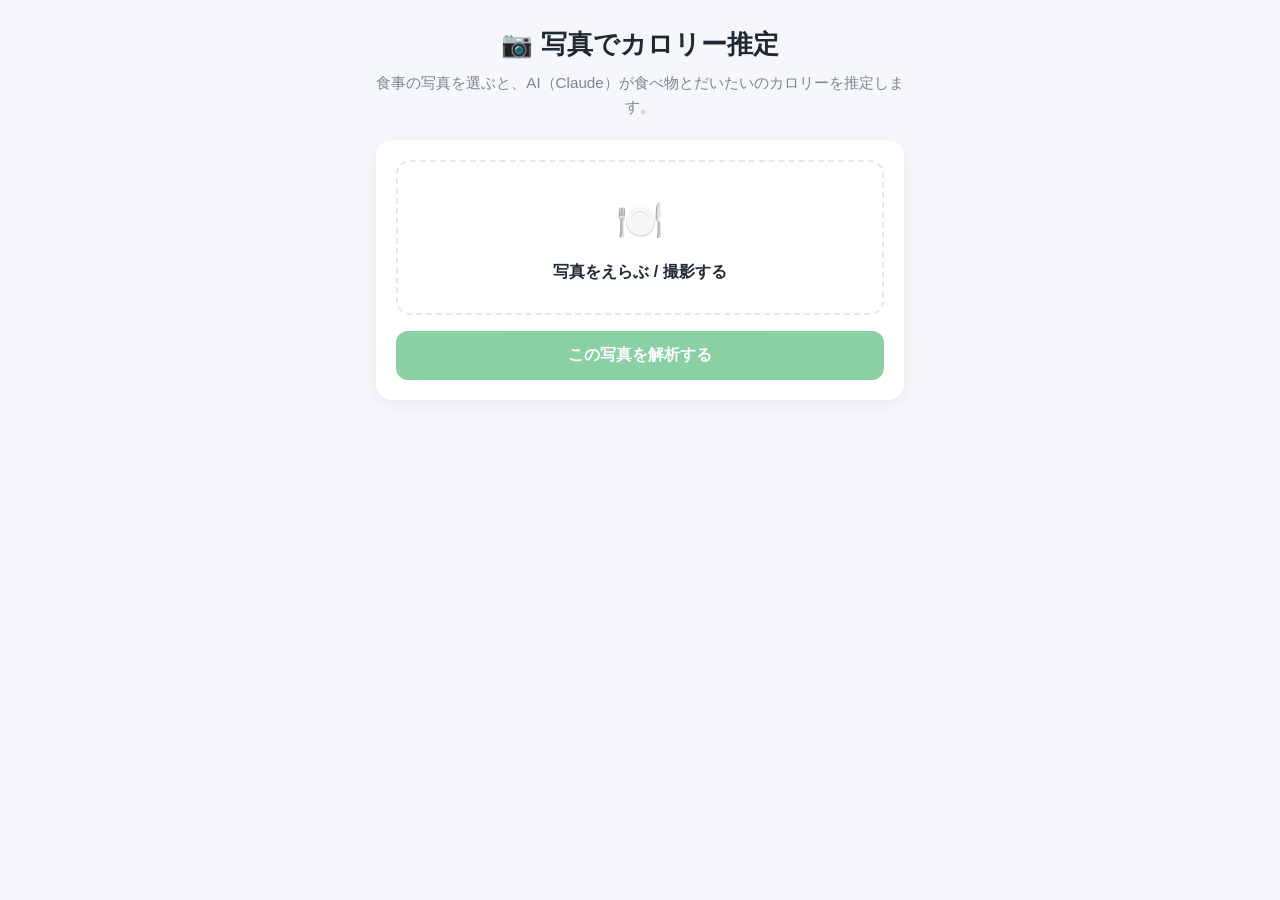
<file: calorie-app/index.html>
<!DOCTYPE html>
<html lang="ja">
<head>
  <meta charset="UTF-8">
  <meta name="viewport" content="width=device-width, initial-scale=1.0">
  <title>写真でカロリー推定</title>
  <link rel="stylesheet" href="style.css">
</head>
<body>
  <main class="app">
    <header class="hero">
      <h1>📷 写真でカロリー推定</h1>
      <p class="lead">食事の写真を選ぶと、AI（Claude）が食べ物とだいたいのカロリーを推定します。</p>
    </header>

    <!-- 写真を選ぶ -->
    <section class="card">
      <label class="picker" for="fileInput">
        <span class="picker__icon">🍽️</span>
        <span class="picker__text">写真をえらぶ / 撮影する</span>
        <!-- capture 属性でスマホならカメラも起動できる -->
        <input id="fileInput" type="file" accept="image/*" capture="environment" hidden>
      </label>

      <div id="preview" class="preview" hidden>
        <img id="previewImg" alt="選んだ写真のプレビュー">
      </div>

      <button id="analyzeBtn" class="btn btn--primary" disabled>この写真を解析する</button>
    </section>

    <!-- 結果 -->
    <section id="status" class="status" hidden></section>

    <section id="result" class="card result" hidden>
      <div class="total">
        <span class="total__label">推定合計カロリー</span>
        <span class="total__value"><span id="totalKcal">0</span> <small>kcal</small></span>
        <span id="confidence" class="badge"></span>
      </div>
      <ul id="itemList" class="items"></ul>
      <p id="note" class="note"></p>
      <p class="disclaimer">※ 写真からの推定のため、実際の値とは差が出ます。目安としてご利用ください。</p>
    </section>
  </main>

  <script src="app.js"></script>
</body>
</html>
</file>
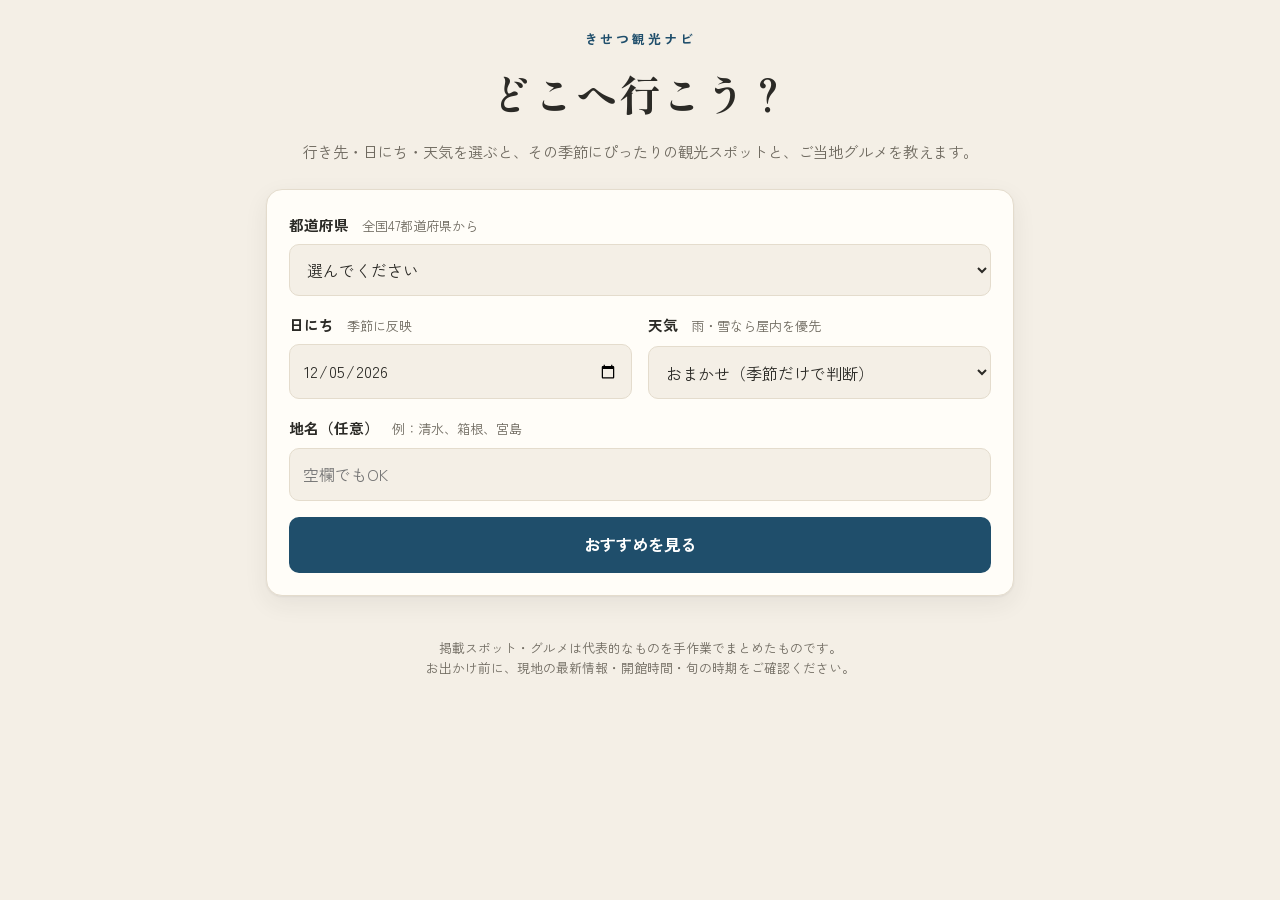
<file: kanko-navi/index.html>
<!DOCTYPE html>
<html lang="ja">
<head>
<meta charset="utf-8">
<meta name="viewport" content="width=device-width, initial-scale=1, viewport-fit=cover">
<style>
  :root { color-scheme: light; padding: env(safe-area-inset-top,0px) 0 env(safe-area-inset-bottom,0px); }
  html, body { margin: 0; }
  img { max-width: 100%; }
  [hidden] { display: none !important; }
</style>
<title>きせつ観光ナビ</title>
<meta name="claude:viewport-fit-sides" content="cover">
<link rel="preconnect" href="https://fonts.googleapis.com">
<link rel="preconnect" href="https://fonts.gstatic.com" crossorigin>
<link rel="stylesheet" href="https://fonts.googleapis.com/css2?family=Shippori+Mincho:wght@600;700&family=Zen+Kaku+Gothic+New:wght@400;500;700&display=swap">
<style>
  /* レイアウト: 縦1カラム。入力パネル→スポット→ご飯の順。和風トラベル */
  :root {
    --bg: #f4efe6;
    --surface: #fffdf8;
    --ink: #2b2a26;
    --ink-soft: #6f6a60;
    --line: #e4dccd;
    --accent: #1f4e6b;        /* 藍色 */
    --accent-soft: #e7eef2;
    --food: #b5432f;          /* ご飯セクションの朱色 */
    --food-soft: #f6e7e2;
    --spring: #d6678b;
    --summer: #2a9d8f;
    --autumn: #c96a2a;
    --winter: #3f72af;
    --shadow: 0 1px 2px rgba(43,42,38,.06), 0 8px 24px rgba(43,42,38,.07);
  }
  @media (prefers-color-scheme: dark) {
    :root:not([data-theme="light"]) {
      --bg: #1a1916; --surface: #24231f; --ink: #efe9dc; --ink-soft: #a9a294;
      --line: #38362f; --accent: #7fb4d4; --accent-soft: #223240;
      --food: #e08466; --food-soft: #3a2824;
      --spring: #e488a6; --summer: #4fc0b2; --autumn: #e08b4e; --winter: #6f9bd8;
      --shadow: 0 1px 2px rgba(0,0,0,.3), 0 8px 24px rgba(0,0,0,.35);
      color-scheme: dark;
    }
  }
  :root[data-theme="dark"] {
    --bg: #1a1916; --surface: #24231f; --ink: #efe9dc; --ink-soft: #a9a294;
    --line: #38362f; --accent: #7fb4d4; --accent-soft: #223240;
    --food: #e08466; --food-soft: #3a2824;
    --spring: #e488a6; --summer: #4fc0b2; --autumn: #e08b4e; --winter: #6f9bd8;
    --shadow: 0 1px 2px rgba(0,0,0,.3), 0 8px 24px rgba(0,0,0,.35);
    color-scheme: dark;
  }

  * { box-sizing: border-box; }
  body { background: var(--bg); color: var(--ink); font-family: "Zen Kaku Gothic New", system-ui, sans-serif; line-height: 1.7; }
  .wrap {
    max-width: 780px; margin: 0 auto;
    padding-left: max(16px, env(safe-area-inset-left, 0px));
    padding-right: max(16px, env(safe-area-inset-right, 0px));
    padding-block: 28px 56px;
  }

  header { text-align: center; margin-bottom: 24px; }
  .eyebrow { font-size: .8rem; letter-spacing: .22em; color: var(--accent); font-weight: 700; margin: 0 0 8px; }
  h1 { font-family: "Shippori Mincho", serif; font-weight: 700; font-size: clamp(1.9rem, 6vw, 2.6rem); margin: 0; text-wrap: balance; letter-spacing: .02em; }
  .lead { color: var(--ink-soft); margin: 10px 0 0; font-size: .96rem; }

  .panel { background: var(--surface); border: 1px solid var(--line); border-radius: 16px; box-shadow: var(--shadow); padding: 22px; display: grid; gap: 16px; }
  .field { display: grid; gap: 7px; }
  label { font-weight: 700; font-size: .92rem; }
  .hint { font-weight: 400; color: var(--ink-soft); font-size: .82rem; }
  select, input[type="date"], input[type="text"] {
    font: inherit; color: var(--ink); background: var(--bg);
    border: 1px solid var(--line); border-radius: 10px; padding: 12px 13px; width: 100%;
  }
  select:focus-visible, input:focus-visible, button:focus-visible { outline: 2px solid var(--accent); outline-offset: 2px; }
  .row { display: grid; gap: 16px; grid-template-columns: 1fr 1fr; }
  @media (max-width: 460px) { .row { grid-template-columns: 1fr; } }

  button.go { font: inherit; font-weight: 700; font-size: 1.02rem; color: #fff; background: var(--accent); border: none; border-radius: 10px; padding: 14px; cursor: pointer; transition: filter .15s ease, transform .05s ease; }
  button.go:hover { filter: brightness(1.08); }
  button.go:active { transform: translateY(1px); }

  .result { margin-top: 32px; }
  .result-head { display: flex; flex-wrap: wrap; align-items: baseline; gap: 8px 12px; margin-bottom: 4px; }
  .result-head h2 { font-family: "Shippori Mincho", serif; font-size: 1.5rem; margin: 0; font-weight: 700; }
  .tags { display: flex; flex-wrap: wrap; gap: 8px; margin: 8px 0 4px; }
  .chip-tag { display: inline-flex; align-items: center; gap: 6px; font-size: .85rem; font-weight: 700; padding: 4px 11px; border-radius: 999px; background: var(--accent-soft); color: var(--accent); }
  .result-note { color: var(--ink-soft); font-size: .9rem; margin: 6px 0 16px; }

  /* カテゴリしぼりこみ */
  .filters { display: flex; flex-wrap: wrap; gap: 8px; margin-bottom: 18px; }
  .filters button {
    font: inherit; font-size: .85rem; font-weight: 700; cursor: pointer;
    padding: 6px 13px; border-radius: 999px; border: 1px solid var(--line);
    background: var(--surface); color: var(--ink-soft);
  }
  .filters button[aria-pressed="true"] { background: var(--accent); color: #fff; border-color: var(--accent); }

  .cards { display: grid; gap: 14px; }
  .card { background: var(--surface); border: 1px solid var(--line); border-left: 4px solid var(--seasonc, var(--line)); border-radius: 14px; padding: 16px 18px; box-shadow: var(--shadow); }
  .card-top { display: flex; flex-wrap: wrap; align-items: center; gap: 8px; margin-bottom: 6px; }
  .card h3 { font-family: "Shippori Mincho", serif; font-size: 1.18rem; margin: 0; font-weight: 700; min-width: 0; }
  .badge { font-size: .74rem; font-weight: 700; letter-spacing: .04em; padding: 3px 9px; border-radius: 999px; color: #fff; background: var(--seasonc, var(--ink-soft)); white-space: nowrap; }
  .badge.cat { color: var(--ink-soft); background: transparent; border: 1px solid var(--line); }
  .pick { font-size: .74rem; font-weight: 700; color: var(--accent); background: var(--accent-soft); padding: 3px 9px; border-radius: 999px; white-space: nowrap; }
  .pick.rain { color: #fff; background: var(--winter); }
  .card p { margin: 0; color: var(--ink); font-size: .95rem; }
  .card .why { margin-top: 7px; color: var(--ink-soft); font-size: .86rem; }

  /* ご飯セクション */
  .food-sec { margin-top: 34px; background: var(--food-soft); border: 1px solid var(--line); border-radius: 18px; padding: 22px 20px; }
  .food-head { display: flex; align-items: center; gap: 10px; margin: 0 0 4px; }
  .food-head h2 { font-family: "Shippori Mincho", serif; font-size: 1.45rem; margin: 0; font-weight: 700; color: var(--food); }
  .food-sub { color: var(--ink-soft); font-size: .88rem; margin: 0 0 16px; }
  .food-grid { display: grid; gap: 12px; grid-template-columns: 1fr 1fr; }
  @media (max-width: 520px) { .food-grid { grid-template-columns: 1fr; } }
  .food-card { background: var(--surface); border: 1px solid var(--line); border-radius: 12px; padding: 14px 15px; display: flex; flex-direction: column; gap: 5px; }
  .food-card .ftop { display: flex; flex-wrap: wrap; align-items: center; gap: 7px; }
  .food-card h4 { font-family: "Shippori Mincho", serif; font-size: 1.08rem; margin: 0; font-weight: 700; min-width: 0; }
  .ftag { font-size: .7rem; font-weight: 700; padding: 2px 8px; border-radius: 999px; background: var(--food); color: #fff; white-space: nowrap; }
  .fshun { font-size: .7rem; font-weight: 700; padding: 2px 8px; border-radius: 999px; background: var(--food-soft); color: var(--food); border: 1px solid var(--food); white-space: nowrap; }
  .food-card p { font-size: .9rem; color: var(--ink); margin: 0; }

  .empty { text-align: center; color: var(--ink-soft); padding: 36px 16px; border: 1px dashed var(--line); border-radius: 14px; background: var(--surface); }
  footer { margin-top: 42px; text-align: center; color: var(--ink-soft); font-size: .8rem; line-height: 1.6; }
</style>
</head>
<body>
<div class="wrap">
  <header>
    <p class="eyebrow">きせつ観光ナビ</p>
    <h1>どこへ行こう？</h1>
    <p class="lead">行き先・日にち・天気を選ぶと、その季節にぴったりの観光スポットと、ご当地グルメを教えます。</p>
  </header>

  <form class="panel" id="form">
    <div class="field">
      <label for="pref">都道府県<span class="hint">　全国47都道府県から</span></label>
      <select id="pref" name="pref" required>
        <option value="" selected disabled>選んでください</option>
      </select>
    </div>

    <div class="row">
      <div class="field">
        <label for="date">日にち<span class="hint">　季節に反映</span></label>
        <input type="date" id="date" name="date" required>
      </div>
      <div class="field">
        <label for="weather">天気<span class="hint">　雨・雪なら屋内を優先</span></label>
        <select id="weather" name="weather">
          <option value="">おまかせ（季節だけで判断）</option>
          <option value="sunny">☀️ 晴れ</option>
          <option value="cloudy">☁️ くもり</option>
          <option value="rainy">🌧️ 雨</option>
          <option value="snowy">❄️ 雪</option>
        </select>
      </div>
    </div>

    <div class="field">
      <label for="place">地名（任意）<span class="hint">　例：清水、箱根、宮島</span></label>
      <input type="text" id="place" name="place" placeholder="空欄でもOK" autocomplete="off">
    </div>

    <button type="submit" class="go">おすすめを見る</button>
  </form>

  <section class="result" id="result" hidden aria-live="polite"></section>

  <footer>
    掲載スポット・グルメは代表的なものを手作業でまとめたものです。<br>
    お出かけ前に、現地の最新情報・開館時間・旬の時期をご確認ください。
  </footer>
</div>

<script>
// ============================================================
// 季節の定義
// ============================================================
const SEASONS = {
  spring: { label: "春", months: [3,4,5],   color: "var(--spring)", note: "桜や新緑が気持ちいい季節" },
  summer: { label: "夏", months: [6,7,8],   color: "var(--summer)", note: "海・お祭り・涼しい高原がおすすめ" },
  autumn: { label: "秋", months: [9,10,11], color: "var(--autumn)", note: "紅葉や味覚狩りが楽しい季節" },
  winter: { label: "冬", months: [12,1,2],  color: "var(--winter)", note: "雪景色・温泉・あったかグルメの季節" },
};
function seasonOf(month) {
  for (const key in SEASONS) if (SEASONS[key].months.includes(month)) return key;
  return "spring";
}

// ============================================================
// データ  ★増やし方★
//   新しい県を足す  → DATA に "県名": { spots:[...], foods:[...] } を追加
//   スポットを足す  → その県の spots:[] に { } を1つ追加
//     name:見出し / cat:カテゴリ(しぼりこみに自動で出ます) / season:"spring"等 or "all"(通年)
//     in:true=屋内や雨でも楽しめる / desc:説明 / why:ひとこと
//   ご飯を足す      → その県の foods:[] に { } を1つ追加
//     name:料理名 / tag:ジャンル / desc:説明 / season:(旬があれば)"winter"等
// ============================================================
const DATA = {
  "北海道": { spots:[
    { name:"函館山の夜景", cat:"夜景", season:"all", in:false, desc:"日本三大夜景のひとつ。ロープウェイで山頂へ。", why:"一年を通して楽しめる定番。" },
    { name:"富良野のラベンダー畑", cat:"自然", season:"summer", in:false, desc:"紫のじゅうたんが地平線まで続く。", why:"見頃は7月。夏にこそ訪れたい絶景。" },
    { name:"小樽運河", cat:"まち歩き", season:"winter", in:false, desc:"ガス灯と雪が似合うレトロな運河。", why:"冬は雪あかりの路が格別。" },
    { name:"旭山動物園", cat:"おでかけ", season:"all", in:true, desc:"動物の自然な姿が見られる人気の動物園。", why:"屋内展示も多く天気を問わず。冬はペンギン散歩も。" },
    { name:"白い恋人パーク", cat:"おでかけ", season:"all", in:true, desc:"お菓子づくり体験ができる屋内施設。", why:"雨や雪の日でも一日楽しめる。" },
  ], foods:[
    { name:"札幌味噌ラーメン", tag:"麺", desc:"濃厚な味噌スープに縮れ麺。バターとコーンを乗せても。" },
    { name:"海鮮丼・寿司", tag:"海鮮", desc:"ウニ・イクラ・カニが山盛り。市場で食べる朝ごはんは格別。" },
    { name:"ジンギスカン", tag:"肉", desc:"ジンギスカン鍋で焼くラム肉。たっぷりの野菜と一緒に。" },
    { name:"スープカレー", tag:"カレー", desc:"スパイスの効いたサラサラのスープに大きな野菜がごろり。" },
    { name:"毛ガニ", tag:"海鮮", season:"winter", desc:"身がぎっしり、濃厚なカニ味噌。冬の味覚の王様。" },
  ]},
  "青森県": { spots:[
    { name:"弘前公園の桜", cat:"自然", season:"spring", in:false, desc:"お城と約2600本の桜が織りなす名所。", why:"4月下旬〜GWが見頃。春の必見。" },
    { name:"奥入瀬渓流", cat:"自然", season:"autumn", in:false, desc:"滝と渓流が続く散策路。", why:"紅葉の名所。秋の彩りが見事。" },
    { name:"青森ねぶた祭", cat:"祭り", season:"summer", in:false, desc:"大型の灯籠が街を練り歩く夏祭り。", why:"8月上旬開催。夏の東北を代表する祭り。" },
    { name:"三内丸山遺跡", cat:"歴史", season:"all", in:true, desc:"縄文時代の大規模集落跡。世界遺産。", why:"屋内展示もあり天候を問わず学べる。" },
  ], foods:[
    { name:"大間のマグロ", tag:"海鮮", desc:"本州最北で揚がる本マグロ。とろける大トロは絶品。" },
    { name:"のっけ丼", tag:"海鮮", desc:"市場で好きな具を選んでのせる、自分だけの海鮮丼。" },
    { name:"味噌カレー牛乳ラーメン", tag:"麺", desc:"味噌・カレー・牛乳が合わさった青森のご当地麺。" },
    { name:"りんご", tag:"フルーツ", season:"autumn", desc:"生産量日本一。秋はもぎたての蜜入りが味わえる。" },
  ]},
  "岩手県": { spots:[
    { name:"中尊寺金色堂", cat:"歴史", season:"all", in:true, desc:"金色に輝くお堂。世界遺産・平泉の中心。", why:"覆堂の中なので雨でも拝観できる。" },
    { name:"浄土ヶ浜", cat:"景色", season:"summer", in:false, desc:"白い岩と青い海のコントラストが美しい海岸。", why:"夏は遊覧船やウミネコ観察が楽しい。" },
    { name:"龍泉洞", cat:"自然", season:"all", in:true, desc:"透き通る地底湖で知られる鍾乳洞。", why:"洞内は一年中ひんやり。天気を問わず。" },
    { name:"小岩井農場", cat:"おでかけ", season:"spring", in:false, desc:"岩手山を望む広大な牧場。", why:"新緑の春〜初夏が気持ちいい。" },
  ], foods:[
    { name:"わんこそば", tag:"麺", desc:"給仕さんが次々とそばを足してくれる、食べ比べが楽しい名物。" },
    { name:"盛岡冷麺", tag:"麺", desc:"コシの強い透明な麺に、キムチと果物のさっぱりスープ。" },
    { name:"じゃじゃ麺", tag:"麺", desc:"平打ち麺に肉味噌ときゅうり。最後は卵スープで締める。" },
    { name:"前沢牛", tag:"肉", desc:"きめ細かな霜降りのブランド和牛。とろける食感。" },
  ]},
  "宮城県": { spots:[
    { name:"松島", cat:"景色", season:"all", in:false, desc:"大小の島々が浮かぶ日本三景。", why:"遊覧船で巡れ、四季それぞれ美しい。" },
    { name:"瑞巌寺", cat:"歴史", season:"all", in:true, desc:"伊達政宗ゆかりの古刹。", why:"堂内拝観で雨でも楽しめる。" },
    { name:"蔵王のお釜", cat:"自然", season:"summer", in:false, desc:"エメラルドグリーンの火口湖。", why:"道路が開く夏が見頃。" },
    { name:"仙台光のページェント", cat:"夜景", season:"winter", in:false, desc:"けやき並木がきらめく冬の風物詩。", why:"12月の夜のおでかけに。" },
  ], foods:[
    { name:"牛タン焼き", tag:"肉", desc:"厚切りで肉厚、炭火で香ばしく。麦飯とテールスープが定番。" },
    { name:"ずんだ餅", tag:"スイーツ", desc:"すり潰した枝豆の餡をまとった、鮮やかな緑のお餅。" },
    { name:"笹かまぼこ", tag:"練り物", desc:"笹の形の上品なかまぼこ。焼きたてはふんわり。" },
    { name:"牡蠣", tag:"海鮮", season:"winter", desc:"三陸の濃厚な牡蠣。焼き・蒸し・生、どれも絶品。" },
  ]},
  "秋田県": { spots:[
    { name:"角館の武家屋敷", cat:"まち歩き", season:"spring", in:false, desc:"黒板塀にしだれ桜が映える「みちのくの小京都」。", why:"桜の春がとりわけ美しい。" },
    { name:"田沢湖", cat:"景色", season:"all", in:false, desc:"日本一深い瑠璃色の湖。", why:"湖畔のたつこ像とともに通年楽しめる。" },
    { name:"乳頭温泉郷", cat:"温泉", season:"winter", in:true, desc:"山あいの秘湯が集まる温泉郷。", why:"雪見の露天風呂は冬の醍醐味。" },
    { name:"なまはげ館", cat:"歴史", season:"all", in:true, desc:"男鹿のなまはげ文化を学べる施設。", why:"屋内なので天気を問わない。" },
  ], foods:[
    { name:"きりたんぽ鍋", tag:"鍋", season:"winter", desc:"つぶしたご飯の棒を比内地鶏の出汁でぐつぐつ。冬の定番。" },
    { name:"稲庭うどん", tag:"麺", desc:"手延べの細くつるりとしたうどん。のど越し抜群。" },
    { name:"比内地鶏", tag:"肉", desc:"日本三大地鶏のひとつ。うまみの濃い出汁と歯ごたえ。" },
    { name:"ハタハタ", tag:"海鮮", season:"winter", desc:"冬の秋田を代表する魚。しょっつる鍋や焼きで。" },
  ]},
  "山形県": { spots:[
    { name:"山寺(立石寺)", cat:"歴史", season:"autumn", in:false, desc:"千段超の石段の上に建つ絶景の古刹。", why:"紅葉に包まれる秋が見事。" },
    { name:"銀山温泉", cat:"温泉", season:"winter", in:true, desc:"ガス灯と木造旅館が並ぶ大正ロマンの温泉街。", why:"雪景色に灯りが灯る冬が幻想的。" },
    { name:"蔵王樹氷", cat:"自然", season:"winter", in:false, desc:"樹氷(スノーモンスター)が広がる雪原。", why:"冬だけ見られる自然の造形。" },
    { name:"羽黒山五重塔", cat:"歴史", season:"all", in:false, desc:"杉並木の中に立つ国宝の塔。", why:"荘厳な杉木立は通年の見どころ。" },
  ], foods:[
    { name:"米沢牛", tag:"肉", desc:"甘みのある上質な霜降り。すき焼きやステーキで。" },
    { name:"芋煮", tag:"鍋", season:"autumn", desc:"里芋・牛肉・こんにゃくの鍋。秋は河原で芋煮会。" },
    { name:"山形そば", tag:"麺", desc:"太くてコシのある田舎そば。板そばでどうぞ。" },
    { name:"さくらんぼ", tag:"フルーツ", season:"summer", desc:"初夏が旬の佐藤錦。ルビー色の宝石のような甘さ。" },
  ]},
  "福島県": { spots:[
    { name:"鶴ヶ城(会津若松)", cat:"歴史", season:"spring", in:true, desc:"赤瓦が美しい名城。天守は資料館に。", why:"春は桜に包まれ、天守内は雨でも見学可。" },
    { name:"五色沼", cat:"自然", season:"autumn", in:false, desc:"色とりどりに輝く湖沼群の散策路。", why:"紅葉と水面の色が映える秋に。" },
    { name:"大内宿", cat:"まち歩き", season:"winter", in:false, desc:"茅葺き屋根の宿場町。", why:"雪化粧した家並みが美しい。" },
    { name:"スパリゾートハワイアンズ", cat:"おでかけ", season:"all", in:true, desc:"一年中常夏の屋内プール&温泉。", why:"天気を問わず遊べる屋内リゾート。" },
  ], foods:[
    { name:"喜多方ラーメン", tag:"麺", desc:"平打ち熟成麺にあっさり醤油。朝ラーの文化も。" },
    { name:"円盤餃子", tag:"中華", desc:"フライパンの形に円く並べて焼く、福島名物の餃子。" },
    { name:"ソースカツ丼", tag:"丼", desc:"甘辛いソースにくぐらせたカツをご飯の上に。" },
    { name:"桃", tag:"フルーツ", season:"summer", desc:"夏が旬。あふれる果汁ととろける甘さ。" },
  ]},
  "茨城県": { spots:[
    { name:"国営ひたち海浜公園", cat:"自然", season:"spring", in:false, desc:"丘一面を染めるネモフィラの青。", why:"4月下旬〜5月上旬の青の絶景。秋はコキア。" },
    { name:"偕楽園", cat:"自然", season:"spring", in:false, desc:"日本三名園のひとつ。約3000本の梅。", why:"梅まつりの早春が見頃。" },
    { name:"牛久大仏", cat:"歴史", season:"all", in:true, desc:"高さ120mの世界最大級の青銅大仏。胎内にも入れる。", why:"内部拝観で雨でも楽しめる。" },
    { name:"袋田の滝", cat:"自然", season:"autumn", in:false, desc:"四段に流れ落ちる大滝。", why:"紅葉の秋、凍結する冬も見もの。" },
  ], foods:[
    { name:"あんこう鍋", tag:"鍋", season:"winter", desc:"冬の味覚。濃厚なあん肝入りの鍋で体の芯から温まる。" },
    { name:"水戸納豆", tag:"郷土", desc:"ねばりと香りが自慢。ご飯のお供の王道。" },
    { name:"常陸牛", tag:"肉", desc:"きめ細かな霜降りのブランド牛。" },
    { name:"メロン", tag:"フルーツ", season:"summer", desc:"生産量日本一。みずみずしく濃厚な甘み。" },
  ]},
  "栃木県": { spots:[
    { name:"日光東照宮", cat:"歴史", season:"all", in:false, desc:"きらびやかな彫刻が見事な世界遺産。", why:"杉並木とともに通年の名所。" },
    { name:"華厳の滝", cat:"自然", season:"autumn", in:false, desc:"落差97mの豪快な滝。", why:"紅葉に彩られる秋が特に美しい。" },
    { name:"あしかがフラワーパーク", cat:"自然", season:"spring", in:false, desc:"大藤の花が滝のように咲き誇る。", why:"4月下旬〜5月の藤、冬は光の花も。" },
    { name:"那須どうぶつ王国", cat:"おでかけ", season:"all", in:true, desc:"屋内外で動物とふれあえる。", why:"屋内エリアもあり天気を問わない。" },
  ], foods:[
    { name:"宇都宮餃子", tag:"中華", desc:"野菜たっぷりであっさり。何個でも食べられる餃子の街。" },
    { name:"佐野ラーメン", tag:"麺", desc:"手打ちの平打ち麺にあっさり醤油スープ。" },
    { name:"ゆば料理", tag:"郷土", desc:"日光名物のゆば。刺身や煮物で上品な味わい。" },
    { name:"とちおとめ", tag:"フルーツ", season:"winter", desc:"冬〜春が旬のいちご。甘くて果汁たっぷり。" },
  ]},
  "群馬県": { spots:[
    { name:"草津温泉・湯畑", cat:"温泉", season:"winter", in:true, desc:"湯けむり立ちのぼる日本有数の名湯。", why:"冬は雪見の湯もみと湯畑が格別。" },
    { name:"富岡製糸場", cat:"歴史", season:"all", in:true, desc:"明治の近代化を伝える世界遺産。", why:"屋内見学で天気を問わない。" },
    { name:"吹割の滝", cat:"自然", season:"autumn", in:false, desc:"東洋のナイアガラと呼ばれる迫力の滝。", why:"紅葉の秋が見頃。" },
    { name:"伊香保温泉・石段街", cat:"温泉", season:"autumn", in:true, desc:"365段の石段に温泉街が連なる。", why:"周囲の紅葉と湯めぐりを秋に。" },
  ], foods:[
    { name:"水沢うどん", tag:"麺", desc:"コシと透明感のある、日本三大うどんのひとつ。" },
    { name:"焼きまんじゅう", tag:"スイーツ", desc:"甘い味噌だれを塗って焼いた、ふわふわの群馬名物。" },
    { name:"下仁田ネギ", tag:"郷土", season:"winter", desc:"冬が旬。加熱すると驚くほど甘くとろける。すき焼きに。" },
    { name:"こんにゃく料理", tag:"郷土", desc:"生産量日本一。刺身や田楽でヘルシーに。" },
  ]},
  "埼玉県": { spots:[
    { name:"川越の蔵造りの町並み", cat:"まち歩き", season:"all", in:false, desc:"「小江戸」と呼ばれるレトロな通り。時の鐘が目印。", why:"食べ歩きが通年楽しい。" },
    { name:"鉄道博物館", cat:"おでかけ", season:"all", in:true, desc:"実物車両がずらり並ぶ屋内博物館。", why:"雨でも一日中楽しめる。" },
    { name:"羊山公園の芝桜", cat:"自然", season:"spring", in:false, desc:"丘を染めるピンクと白の芝桜。", why:"4月中旬〜5月上旬が見頃。" },
    { name:"長瀞ライン下り", cat:"おでかけ", season:"summer", in:false, desc:"渓谷を舟で下る涼やかな川遊び。", why:"夏の暑い日にぴったり。秋は紅葉も。" },
  ], foods:[
    { name:"川越のうなぎ", tag:"丼", desc:"城下町で愛されてきた、香ばしいうな重。" },
    { name:"武蔵野うどん", tag:"麺", desc:"太くコシの強い麺を、肉汁つけ汁でいただく。" },
    { name:"十万石まんじゅう", tag:"スイーツ", desc:"白あんとやまいも入り生地の、やさしい甘さの銘菓。" },
    { name:"草加せんべい", tag:"スイーツ", desc:"かたく香ばしい、醤油の効いた名物せんべい。" },
  ]},
  "千葉県": { spots:[
    { name:"東京ディズニーリゾート", cat:"おでかけ", season:"all", in:false, desc:"言わずと知れた夢の国。", why:"季節ごとのイベントが充実。" },
    { name:"鴨川シーワールド", cat:"おでかけ", season:"all", in:true, desc:"シャチのショーが人気の水族館。", why:"屋内施設も多く天気を問わない。" },
    { name:"成田山新勝寺", cat:"歴史", season:"all", in:false, desc:"参道のグルメも楽しい大本山。", why:"初詣など通年にぎわう。" },
    { name:"濃溝の滝", cat:"自然", season:"summer", in:false, desc:"ハート型の光が差し込む幻想的な滝。", why:"緑あふれる初夏〜夏が美しい。" },
  ], foods:[
    { name:"なめろう", tag:"海鮮", desc:"房総の漁師めし。アジを味噌とたたいた旨みたっぷりの一品。" },
    { name:"勝浦タンタンメン", tag:"麺", desc:"ラー油の真っ赤なスープに玉ねぎたっぷりの辛うま麺。" },
    { name:"落花生", tag:"郷土", desc:"生産量日本一。ゆで落花生のほくほく感が格別。" },
    { name:"びわ", tag:"フルーツ", season:"summer", desc:"初夏が旬の南房総のびわ。上品な甘さ。" },
  ]},
  "東京都": { spots:[
    { name:"浅草・雷門と仲見世", cat:"まち歩き", season:"all", in:false, desc:"東京下町の定番。食べ歩きも楽しい。", why:"いつでも賑わう鉄板スポット。" },
    { name:"目黒川の桜並木", cat:"自然", season:"spring", in:false, desc:"川沿いを覆う桜のトンネル。", why:"3月下旬〜4月上旬が見頃。" },
    { name:"明治神宮外苑のイチョウ並木", cat:"自然", season:"autumn", in:false, desc:"黄金色のトンネルが続く並木道。", why:"11月中旬〜下旬が見頃。" },
    { name:"teamLab(デジタルアート)", cat:"おでかけ", season:"all", in:true, desc:"光と映像に包まれる没入型の屋内アート。", why:"雨の日でも楽しめる人気スポット。" },
    { name:"丸の内イルミネーション", cat:"夜景", season:"winter", in:false, desc:"街路樹が温かな光に包まれる。", why:"冬の夜のおでかけにぴったり。" },
  ], foods:[
    { name:"江戸前寿司", tag:"海鮮", desc:"江戸の技が息づく握り。仕事を施したネタを粋に。" },
    { name:"もんじゃ焼き", tag:"粉もの", desc:"月島名物。とろりとした生地を鉄板でこそげて食べる。" },
    { name:"深川めし", tag:"丼", desc:"あさりをネギと煮込んでご飯にかけた、下町の漁師めし。" },
    { name:"老舗の天ぷら", tag:"郷土", desc:"ごま油で揚げる江戸前の天ぷら。サクッと軽い衣。" },
  ]},
  "神奈川県": { spots:[
    { name:"箱根の温泉と芦ノ湖", cat:"温泉", season:"winter", in:true, desc:"名湯と湖、富士山の眺め。", why:"冬は温泉で温まるのが最高。" },
    { name:"鎌倉の大仏と古寺めぐり", cat:"歴史", season:"all", in:false, desc:"大仏や鶴岡八幡宮など見どころ豊富。", why:"通年楽しめる古都さんぽ。" },
    { name:"江の島", cat:"景色", season:"summer", in:false, desc:"海辺の島。展望台から相模湾を一望。", why:"夏は海水浴やサンセットが人気。" },
    { name:"横浜・みなとみらい", cat:"夜景", season:"all", in:true, desc:"赤レンガ倉庫や観覧車、中華街。", why:"屋内施設も多く夜景もきれい。" },
  ], foods:[
    { name:"横浜中華街の点心", tag:"中華", desc:"本場の小籠包や焼売を食べ歩き。日本最大の中華街。" },
    { name:"しらす丼", tag:"海鮮", desc:"湘南名物。とれたての生しらすはプリッと甘い。" },
    { name:"家系ラーメン", tag:"麺", desc:"横浜発祥。豚骨醤油に太麺、海苔とほうれん草。" },
    { name:"鎌倉野菜", tag:"郷土", desc:"彩り豊かな地場野菜。サラダやイタリアンで。" },
  ]},
  "新潟県": { spots:[
    { name:"清津峡", cat:"自然", season:"autumn", in:true, desc:"水鏡のトンネルが映える渓谷。", why:"紅葉の秋が特に人気。トンネル内は雨でも。" },
    { name:"佐渡島", cat:"景色", season:"summer", in:false, desc:"たらい舟や金山で知られる島。", why:"海が穏やかな夏が巡りやすい。" },
    { name:"星峠の棚田", cat:"景色", season:"autumn", in:false, desc:"幾重にも連なる棚田の絶景。", why:"水を張る春、実りの秋が美しい。" },
    { name:"ぽんしゅ館", cat:"おでかけ", season:"all", in:true, desc:"県内の地酒を利き酒できる駅の施設。", why:"屋内で天気を問わず楽しめる。" },
  ], foods:[
    { name:"コシヒカリのおにぎり", tag:"郷土", desc:"つやつや甘い新潟の米。塩むすびだけで絶品。" },
    { name:"へぎそば", tag:"麺", desc:"布海苔をつなぎに使った、つるりとコシのあるそば。" },
    { name:"のどぐろ", tag:"海鮮", desc:"脂の乗った高級魚。塩焼きや炙りでとろける旨み。" },
    { name:"笹だんご", tag:"スイーツ", desc:"よもぎ餅をあんで包み笹で巻いた素朴な郷土菓子。" },
  ]},
  "富山県": { spots:[
    { name:"黒部ダム", cat:"景色", season:"summer", in:false, desc:"豪快な観光放水で知られる巨大ダム。", why:"放水は夏〜秋。立山黒部アルペンルートの名所。" },
    { name:"立山・雪の大谷", cat:"自然", season:"spring", in:false, desc:"高さ20m近い雪の壁の間を歩く。", why:"春の開通直後だけの絶景。" },
    { name:"五箇山の合掌造り集落", cat:"まち歩き", season:"winter", in:false, desc:"世界遺産の茅葺き集落。", why:"雪に包まれる冬が幻想的。" },
    { name:"富山県美術館", cat:"おでかけ", season:"all", in:true, desc:"デザインとアートの美術館。屋上庭園も。", why:"屋内で雨の日にも。" },
  ], foods:[
    { name:"ます寿司", tag:"海鮮", desc:"笹の香りのご飯に鱒をのせた押し寿司。駅弁の定番。" },
    { name:"白エビ", tag:"海鮮", desc:"富山湾の宝石。かき揚げや刺身で上品な甘さ。" },
    { name:"ホタルイカ", tag:"海鮮", season:"spring", desc:"春限定。青く光る富山湾の春の味覚。沖漬けも美味。" },
    { name:"富山ブラックラーメン", tag:"麺", desc:"真っ黒な醤油スープが濃いめ。ご飯が進む濃い味。" },
  ]},
  "石川県": { spots:[
    { name:"兼六園", cat:"自然", season:"winter", in:false, desc:"日本三名園のひとつ。", why:"雪吊りのある冬の雪景色が名物。" },
    { name:"ひがし茶屋街", cat:"まち歩き", season:"all", in:false, desc:"格子戸の町家が並ぶ風情ある通り。", why:"金沢らしい街並みを通年。" },
    { name:"白米千枚田", cat:"景色", season:"autumn", in:false, desc:"海に面した棚田の絶景。", why:"秋の実りや夕景が美しい。冬はイルミも。" },
    { name:"金沢21世紀美術館", cat:"おでかけ", season:"all", in:true, desc:"プールの作品で有名な現代アート館。", why:"屋内で雨の日も楽しめる。" },
  ], foods:[
    { name:"金沢の海鮮・のどぐろ", tag:"海鮮", desc:"近江町市場の新鮮なネタ。脂の乗ったのどぐろは絶品。" },
    { name:"治部煮", tag:"郷土", desc:"鴨肉やすだれ麩をとろみ出汁で煮た加賀の伝統料理。" },
    { name:"金沢カレー", tag:"カレー", desc:"濃厚ルーにカツ、キャベツ。ステンレス皿で食べる名物。" },
    { name:"香箱ガニ", tag:"海鮮", season:"winter", desc:"冬限定のメスのズワイガニ。内子と外子が濃厚。" },
  ]},
  "福井県": { spots:[
    { name:"東尋坊", cat:"景色", season:"all", in:false, desc:"柱状の断崖が続く日本海の名勝。", why:"荒波と夕日が通年の見どころ。" },
    { name:"永平寺", cat:"歴史", season:"autumn", in:true, desc:"杉木立に囲まれた禅の大本山。", why:"伽藍内を拝観でき、秋の紅葉も見事。" },
    { name:"福井県立恐竜博物館", cat:"おでかけ", season:"all", in:true, desc:"恐竜王国・福井の世界有数の博物館。", why:"屋内で天気を問わず大満足。" },
    { name:"丸岡城", cat:"歴史", season:"spring", in:true, desc:"現存天守の名城。", why:"春は桜に包まれ、天守内も見学可。" },
  ], foods:[
    { name:"越前がに", tag:"海鮮", season:"winter", desc:"冬の王様。茹でても焼いても甘く濃厚なズワイガニ。" },
    { name:"ソースカツ丼", tag:"丼", desc:"薄めのカツを甘辛ソースにくぐらせ、ご飯にのせた福井流。" },
    { name:"おろしそば", tag:"麺", desc:"冷たいそばに大根おろしのつゆ。ピリッとさっぱり。" },
    { name:"若狭の焼き鯖", tag:"海鮮", desc:"丸ごと一本焼いた香ばしい鯖。鯖街道の名物。" },
  ]},
  "山梨県": { spots:[
    { name:"富士五湖・河口湖", cat:"景色", season:"all", in:false, desc:"湖面に映る逆さ富士。", why:"空気の澄む秋冬がくっきり。" },
    { name:"新倉山浅間公園", cat:"景色", season:"spring", in:false, desc:"五重塔・桜・富士山が一枚に収まる名所。", why:"桜の春が特に人気。" },
    { name:"昇仙峡", cat:"自然", season:"autumn", in:false, desc:"奇岩と渓谷が続く景勝地。", why:"紅葉の秋が見事。" },
    { name:"ワイナリー巡り(勝沼)", cat:"おでかけ", season:"autumn", in:true, desc:"日本ワイン発祥の地で試飲。", why:"ぶどうとワインの秋が旬。" },
  ], foods:[
    { name:"ほうとう", tag:"鍋", desc:"かぼちゃや野菜と太い平打ち麺を味噌で煮込んだ郷土鍋。" },
    { name:"鳥もつ煮", tag:"郷土", desc:"甘辛く照り煮したレバーやハツ。B-1グランプリ王者。" },
    { name:"ぶどう", tag:"フルーツ", season:"autumn", desc:"シャインマスカットや巨峰。秋の味覚狩りの定番。" },
    { name:"吉田のうどん", tag:"麺", desc:"驚くほどコシの強い極太麺。馬肉とキャベツがのる。" },
  ]},
  "長野県": { spots:[
    { name:"上高地", cat:"自然", season:"summer", in:false, desc:"梓川と穂高連峰の雄大な景色。", why:"開山は夏が中心。涼やかな高原歩き。" },
    { name:"地獄谷野猿公苑", cat:"おでかけ", season:"winter", in:false, desc:"温泉に入るサルで有名。", why:"雪の中の猿が見られる冬が人気。" },
    { name:"善光寺", cat:"歴史", season:"all", in:true, desc:"信州を代表する名刹。", why:"お戒壇めぐりなど屋内の見どころも。" },
    { name:"松本城", cat:"歴史", season:"all", in:true, desc:"黒壁が美しい現存天守の国宝。", why:"天守内を見学でき、季節を問わない。" },
  ], foods:[
    { name:"信州そば", tag:"麺", desc:"冷涼な気候で育つそば。香り高くコシがある。" },
    { name:"おやき", tag:"郷土", desc:"小麦生地に野菜やあんを包んで焼いた、素朴なおやつ。" },
    { name:"五平餅", tag:"郷土", desc:"つぶしたご飯にくるみ味噌だれ。香ばしく焼いた山里の味。" },
    { name:"信州りんご", tag:"フルーツ", season:"autumn", desc:"高原のりんご。蜜たっぷりでシャキッと甘い。" },
  ]},
  "岐阜県": { spots:[
    { name:"白川郷", cat:"まち歩き", season:"winter", in:false, desc:"合掌造り集落が並ぶ世界遺産。", why:"雪景色とライトアップの冬が幻想的。" },
    { name:"高山の古い町並み", cat:"まち歩き", season:"all", in:false, desc:"風情ある格子の町家が並ぶ飛騨の小京都。", why:"食べ歩きと朝市を通年楽しめる。" },
    { name:"新穂高ロープウェイ", cat:"景色", season:"autumn", in:false, desc:"北アルプスの大パノラマ。", why:"紅葉の秋、雪山の冬が絶景。" },
    { name:"下呂温泉", cat:"温泉", season:"winter", in:true, desc:"日本三名泉のひとつ。とろりとした湯。", why:"冬の湯めぐりが心地よい。" },
  ], foods:[
    { name:"飛騨牛", tag:"肉", desc:"きめ細かな霜降り。にぎり寿司やステーキ、朴葉味噌焼きで。" },
    { name:"高山ラーメン", tag:"麺", desc:"細縮れ麺にあっさり醤油。昔ながらの中華そば。" },
    { name:"朴葉味噌", tag:"郷土", desc:"朴の葉の上で味噌とねぎを焼く、ご飯が進む飛騨の味。" },
    { name:"鶏ちゃん", tag:"肉", desc:"味噌だれに漬けた鶏肉を野菜と炒める郷土料理。" },
  ]},
  "静岡県": { spots:[
    { name:"富士山・三保松原", cat:"景色", season:"all", in:false, desc:"松原越しに富士を望む世界遺産の名勝。", why:"空気の澄む秋冬がくっきり。" },
    { name:"熱海温泉", cat:"温泉", season:"winter", in:true, desc:"海を望む温泉リゾート。", why:"冬の花火と湯めぐりが人気。" },
    { name:"伊豆・城ヶ崎海岸", cat:"景色", season:"spring", in:false, desc:"吊り橋と断崖のスリルある散策路。", why:"過ごしやすい春がおすすめ。" },
    { name:"浜名湖", cat:"景色", season:"summer", in:false, desc:"うなぎと湖のレジャーで知られる。", why:"夏の湖上アクティビティが楽しい。" },
  ], foods:[
    { name:"浜名湖うなぎ", tag:"丼", desc:"ふっくら香ばしいうな重。うなぎ養殖発祥の地。" },
    { name:"富士宮やきそば", tag:"粉もの", desc:"コシのある麺に肉かすと削り粉。全国区のB級グルメ。" },
    { name:"桜えび", tag:"海鮮", season:"spring", desc:"駿河湾の春の味覚。かき揚げや生でルビー色の甘み。" },
    { name:"わさび・お茶", tag:"郷土", desc:"清流育ちの本わさびと、香り高い静岡茶。" },
  ]},
  "愛知県": { spots:[
    { name:"名古屋城", cat:"歴史", season:"spring", in:true, desc:"金のしゃちほこで有名な名城。本丸御殿も。", why:"春は桜、御殿内は雨でも見学可。" },
    { name:"熱田神宮", cat:"歴史", season:"all", in:false, desc:"由緒ある古社。杜の散策も気持ちいい。", why:"一年を通してお参りできる。" },
    { name:"香嵐渓", cat:"自然", season:"autumn", in:false, desc:"約4000本のモミジが谷を彩る。", why:"東海随一の紅葉名所。秋が必見。" },
    { name:"レゴランド/水族館", cat:"おでかけ", season:"all", in:true, desc:"名古屋港の屋内外レジャー。", why:"水族館など屋内施設で天気を問わず。" },
  ], foods:[
    { name:"ひつまぶし", tag:"丼", desc:"刻んだうなぎを三通りで。薬味、そのまま、出汁茶漬けで。" },
    { name:"味噌カツ", tag:"丼", desc:"濃厚な八丁味噌だれをかけた、名古屋の定番とんかつ。" },
    { name:"手羽先", tag:"肉", desc:"甘辛だれにこしょうを効かせた、パリッと香ばしい唐揚げ。" },
    { name:"味噌煮込みうどん", tag:"麺", desc:"固めの麺を赤味噌でぐつぐつ。土鍋でアツアツ。" },
  ]},
  "三重県": { spots:[
    { name:"伊勢神宮", cat:"歴史", season:"all", in:false, desc:"日本人の心のふるさととされる大社。", why:"おかげ横丁の食べ歩きも通年。" },
    { name:"夫婦岩(二見浦)", cat:"景色", season:"summer", in:false, desc:"しめ縄で結ばれた二つの岩。", why:"夏至前後は岩の間から日の出。" },
    { name:"ナガシマリゾート", cat:"おでかけ", season:"all", in:false, desc:"絶叫マシンと温泉、アウトレット。", why:"冬のイルミ「なばなの里」も必見。" },
    { name:"熊野古道", cat:"自然", season:"autumn", in:false, desc:"苔むす石畳の世界遺産の参詣道。", why:"歩きやすい秋が気持ちいい。" },
  ], foods:[
    { name:"松阪牛", tag:"肉", desc:"とろける霜降りの最高級和牛。すき焼きや網焼きで。" },
    { name:"伊勢うどん", tag:"麺", desc:"極太のやわらか麺に、黒く甘いたまりだれをからめて。" },
    { name:"てこね寿司", tag:"海鮮", desc:"漬けにしたカツオを酢飯に混ぜた、漁師の手こね寿司。" },
    { name:"赤福", tag:"スイーツ", desc:"こしあんでお餅を包んだ、伊勢参りの定番銘菓。" },
  ]},
  "滋賀県": { spots:[
    { name:"琵琶湖", cat:"景色", season:"summer", in:false, desc:"日本一の湖。水遊びやクルーズ。", why:"湖水浴やサイクリングの夏に。" },
    { name:"彦根城", cat:"歴史", season:"spring", in:true, desc:"現存天守の国宝。ひこにゃんでも人気。", why:"春は桜、天守内は雨でも見学可。" },
    { name:"白鬚神社", cat:"景色", season:"all", in:false, desc:"湖上に立つ朱の鳥居「近江の厳島」。", why:"朝夕の光が美しい通年の名所。" },
    { name:"メタセコイア並木", cat:"景色", season:"autumn", in:false, desc:"約2.4km続く並木道。", why:"紅葉の秋、新緑の初夏が美しい。" },
  ], foods:[
    { name:"近江牛", tag:"肉", desc:"日本最古の和牛ブランドのひとつ。まろやかな霜降り。" },
    { name:"鮒ずし", tag:"郷土", desc:"フナを米で発酵させた、滋賀が誇る珍味・なれずし。" },
    { name:"近江ちゃんぽん", tag:"麺", desc:"和風だしのあっさりスープに野菜たっぷり。" },
    { name:"赤こんにゃく", tag:"郷土", desc:"鮮やかな赤色が特徴。近江八幡の名物。" },
  ]},
  "京都府": { spots:[
    { name:"清水寺", cat:"歴史", season:"all", in:false, desc:"舞台からの眺めと参道の賑わい。", why:"四季それぞれ美しい京都の代表。" },
    { name:"嵐山・渡月橋", cat:"景色", season:"autumn", in:false, desc:"山々と川が織りなす景勝地。", why:"紅葉シーズンの秋がとりわけ見事。" },
    { name:"哲学の道", cat:"自然", season:"spring", in:false, desc:"桜並木が続く静かな散歩道。", why:"春は満開の桜が水面に映える。" },
    { name:"伏見稲荷大社", cat:"歴史", season:"all", in:false, desc:"千本鳥居が連なる朱色の参道。", why:"いつ訪れても幻想的な通年スポット。" },
    { name:"天橋立", cat:"景色", season:"summer", in:false, desc:"海を渡す松並木の砂州。", why:"夏は海水浴や遊覧船が楽しい。" },
  ], foods:[
    { name:"湯豆腐", tag:"郷土", season:"winter", desc:"なめらかな京豆腐を昆布出汁でことこと。冬に沁みる。" },
    { name:"おばんざい", tag:"郷土", desc:"旬の野菜を使った京の家庭料理。少しずつ色々と。" },
    { name:"にしんそば", tag:"麺", desc:"甘く炊いた身欠きにしんをのせた、京都のそば。" },
    { name:"抹茶スイーツ", tag:"スイーツ", desc:"宇治抹茶のパフェやわらび餅。濃厚でほろ苦い。" },
  ]},
  "大阪府": { spots:[
    { name:"道頓堀・心斎橋", cat:"まち歩き", season:"all", in:false, desc:"ネオンと食い倒れの繁華街。", why:"いつでも活気あふれる大阪の中心。" },
    { name:"大阪城公園", cat:"歴史", season:"spring", in:true, desc:"天守閣とお堀、広い公園。", why:"春は桜、天守内は雨でも見学可。" },
    { name:"ユニバーサル・スタジオ・ジャパン", cat:"おでかけ", season:"all", in:false, desc:"人気のテーマパーク。", why:"季節ごとのイベントが充実。" },
    { name:"海遊館", cat:"おでかけ", season:"all", in:true, desc:"ジンベエザメが泳ぐ世界最大級の水族館。", why:"屋内で雨の日も一日楽しめる。" },
  ], foods:[
    { name:"たこ焼き", tag:"粉もの", desc:"外カリ中トロ。大阪のソウルフード、食べ歩きの王道。" },
    { name:"お好み焼き", tag:"粉もの", desc:"キャベツたっぷりの生地を鉄板で。ソースとマヨで。" },
    { name:"串カツ", tag:"揚げ物", desc:"サクサク衣をソースにドボン。ソースの二度漬け禁止。" },
    { name:"きつねうどん", tag:"麺", desc:"甘いお揚げがのった、やさしい出汁のうどん発祥の味。" },
  ]},
  "兵庫県": { spots:[
    { name:"姫路城", cat:"歴史", season:"spring", in:true, desc:"白鷺のように美しい世界遺産の現存天守。", why:"春は桜、天守内も見学でき天気を問わず。" },
    { name:"神戸・北野異人館", cat:"まち歩き", season:"all", in:true, desc:"異国情緒あふれる洋館街。", why:"館内見学で雨でも楽しめる。" },
    { name:"六甲山からの夜景", cat:"夜景", season:"all", in:false, desc:"1000万ドルと称される神戸の夜景。", why:"空気が澄む秋冬がとりわけ美しい。" },
    { name:"城崎温泉", cat:"温泉", season:"winter", in:true, desc:"柳並木の川沿いに外湯が並ぶ湯の町。", why:"冬はカニと外湯めぐりが最高。" },
  ], foods:[
    { name:"神戸牛", tag:"肉", desc:"世界が憧れる極上の霜降り。鉄板焼きステーキで。" },
    { name:"明石焼き", tag:"粉もの", desc:"ふわとろの卵生地にタコ。出汁につけて食べる上品な味。" },
    { name:"そばめし", tag:"粉もの", desc:"焼きそばとご飯を鉄板で炒めた、長田発祥のB級グルメ。" },
    { name:"松葉がに", tag:"海鮮", season:"winter", desc:"日本海の冬の味覚。甘く締まった身とカニ味噌。" },
  ]},
  "奈良県": { spots:[
    { name:"奈良公園と東大寺", cat:"歴史", season:"all", in:false, desc:"大仏とシカが迎える広大な公園。", why:"通年楽しめる奈良の定番。" },
    { name:"吉野山の桜", cat:"自然", season:"spring", in:false, desc:"山全体を染める一目千本の桜。", why:"4月が見頃。日本有数の桜の名所。" },
    { name:"談山神社", cat:"歴史", season:"autumn", in:false, desc:"木造十三重塔と紅葉の調和。", why:"秋の紅葉がとりわけ美しい。" },
    { name:"法隆寺", cat:"歴史", season:"all", in:true, desc:"世界最古の木造建築群。世界遺産。", why:"堂内拝観もあり通年楽しめる。" },
  ], foods:[
    { name:"柿の葉寿司", tag:"海鮮", desc:"鯖や鮭を柿の葉で包んだ押し寿司。ほのかな葉の香り。" },
    { name:"三輪そうめん", tag:"麺", desc:"そうめん発祥の地。細くコシのある極上の麺。" },
    { name:"茶粥", tag:"郷土", desc:"ほうじ茶で炊いたさらりとしたお粥。奈良の朝の味。" },
    { name:"奈良漬", tag:"郷土", desc:"瓜などを酒粕に漬け込んだ、香り高いお漬物。" },
  ]},
  "和歌山県": { spots:[
    { name:"高野山", cat:"歴史", season:"autumn", in:true, desc:"山上に広がる真言密教の聖地。宿坊も。", why:"紅葉の秋が荘厳。堂内拝観で雨でも。" },
    { name:"那智の滝", cat:"自然", season:"all", in:false, desc:"落差133mの日本一の名瀑。熊野の聖地。", why:"朱の三重塔との眺めは通年の絶景。" },
    { name:"白浜・円月島", cat:"景色", season:"summer", in:false, desc:"白い砂浜と穴の開いた奇岩。", why:"夏は海水浴、夕日も美しい。" },
    { name:"アドベンチャーワールド", cat:"おでかけ", season:"all", in:false, desc:"パンダに会えるテーマパーク。", why:"動物とのふれあいが通年人気。" },
  ], foods:[
    { name:"和歌山ラーメン", tag:"麺", desc:"豚骨醤油の濃厚スープ。早すしと一緒に食べる文化も。" },
    { name:"めはり寿司", tag:"郷土", desc:"高菜の葉で大きく握ったおにぎり。山仕事のお弁当。" },
    { name:"生まぐろ", tag:"海鮮", desc:"勝浦に揚がる生のマグロ。鮮度抜群のとろける赤身。" },
    { name:"みかん", tag:"フルーツ", season:"winter", desc:"生産量日本一。冬のこたつで味わう甘いみかん。" },
  ]},
  "鳥取県": { spots:[
    { name:"鳥取砂丘", cat:"景色", season:"all", in:false, desc:"日本最大級の砂丘。らくだ体験も。", why:"風紋が美しく、夏はパラグライダーも。" },
    { name:"砂の美術館", cat:"おでかけ", season:"all", in:true, desc:"精巧な砂像を展示する世界初の屋内施設。", why:"雨でも砂の芸術を楽しめる。" },
    { name:"水木しげるロード", cat:"まち歩き", season:"all", in:false, desc:"妖怪のブロンズ像が並ぶ境港の通り。", why:"ゲゲゲの世界を通年満喫。" },
    { name:"三朝温泉", cat:"温泉", season:"winter", in:true, desc:"世界有数のラジウム温泉。", why:"冬の湯治でぽかぽか。" },
  ], foods:[
    { name:"松葉がに", tag:"海鮮", season:"winter", desc:"冬の王者ズワイガニ。身は甘く味噌は濃厚。" },
    { name:"鳥取牛骨ラーメン", tag:"麺", desc:"牛骨でとった甘くコクのあるスープが珍しいご当地麺。" },
    { name:"岩ガキ", tag:"海鮮", season:"summer", desc:"夏が旬の大ぶりの岩牡蠣。クリーミーで濃厚。" },
    { name:"二十世紀梨", tag:"フルーツ", season:"autumn", desc:"みずみずしくシャリッと。鳥取を代表する秋の梨。" },
  ]},
  "島根県": { spots:[
    { name:"出雲大社", cat:"歴史", season:"all", in:false, desc:"縁結びの神様。巨大なしめ縄で有名。", why:"神在月の秋は特ににぎわう。" },
    { name:"足立美術館", cat:"おでかけ", season:"all", in:true, desc:"庭園が「生きた絵画」と評される美術館。", why:"屋内から名庭を眺め、雨でも美しい。" },
    { name:"松江城", cat:"歴史", season:"all", in:true, desc:"現存天守の国宝。堀川めぐりも。", why:"天守内を見学でき季節を問わない。" },
    { name:"宍道湖の夕日", cat:"景色", season:"all", in:false, desc:"日本夕日百選の絶景。", why:"空気の澄む秋冬がくっきり美しい。" },
  ], foods:[
    { name:"出雲そば", tag:"麺", desc:"殻ごと挽いた黒いそば。割子に盛ってつゆをかけて。" },
    { name:"しじみ汁", tag:"海鮮", desc:"宍道湖の大粒しじみ。うまみたっぷりの味噌汁。" },
    { name:"のどぐろ", tag:"海鮮", desc:"脂の乗った高級魚。塩焼きや煮付けで。" },
    { name:"出雲ぜんざい", tag:"スイーツ", desc:"ぜんざい発祥の地。縁起物の紅白団子入り。" },
  ]},
  "岡山県": { spots:[
    { name:"岡山後楽園", cat:"自然", season:"all", in:false, desc:"日本三名園のひとつ。広々とした大名庭園。", why:"四季の花と烏城の眺めが楽しめる。" },
    { name:"倉敷美観地区", cat:"まち歩き", season:"all", in:false, desc:"白壁と柳、川舟が風情ある町並み。", why:"レトロな散策が通年楽しい。" },
    { name:"大原美術館", cat:"おでかけ", season:"all", in:true, desc:"西洋名画を集めた日本初の私立美術館。", why:"屋内で雨の日も満喫。" },
    { name:"鷲羽山", cat:"景色", season:"summer", in:false, desc:"瀬戸大橋と多島美を望む展望地。", why:"夕日が美しい夏〜秋に。" },
  ], foods:[
    { name:"ばらずし", tag:"海鮮", desc:"魚介や野菜を彩りよく散らした、岡山の華やかなちらし寿司。" },
    { name:"ままかり", tag:"海鮮", desc:"酢漬けが絶品の小魚。ご飯を借りるほど旨いの意。" },
    { name:"蒜山焼きそば", tag:"粉もの", desc:"味噌だれで炒める、鶏肉とキャベツの香ばしい焼きそば。" },
    { name:"白桃・マスカット", tag:"フルーツ", season:"summer", desc:"果物王国の夏の宝石。上品な甘さと香り。" },
  ]},
  "広島県": { spots:[
    { name:"厳島神社(宮島)", cat:"歴史", season:"all", in:false, desc:"海に浮かぶ朱の大鳥居。世界遺産。", why:"満潮も干潮も見どころの通年の名所。" },
    { name:"原爆ドーム・平和記念公園", cat:"歴史", season:"all", in:true, desc:"平和を伝える世界遺産。資料館も。", why:"資料館は屋内で天気を問わない。" },
    { name:"尾道の坂道さんぽ", cat:"まち歩き", season:"spring", in:false, desc:"坂と路地、瀬戸内の海の眺め。", why:"春は穏やかで散策に最適。" },
    { name:"三段峡", cat:"自然", season:"autumn", in:false, desc:"渓谷美が続くハイキングコース。", why:"秋の紅葉が渓谷に映える。" },
  ], foods:[
    { name:"広島風お好み焼き", tag:"粉もの", desc:"そば入りの重ね焼き。キャベツたっぷりでボリューム満点。" },
    { name:"牡蠣", tag:"海鮮", season:"winter", desc:"生産量日本一。焼き・フライ・土手鍋、冬の味覚の王。" },
    { name:"あなご飯", tag:"丼", desc:"宮島名物。甘辛いたれで焼いた穴子をご飯にぎっしり。" },
    { name:"尾道ラーメン", tag:"麺", desc:"背脂の浮いた魚介醤油スープに平打ち麺。" },
  ]},
  "山口県": { spots:[
    { name:"角島大橋", cat:"景色", season:"summer", in:false, desc:"エメラルドの海を渡る絶景の橋。", why:"海が青く輝く夏が最高。" },
    { name:"秋吉台・秋芳洞", cat:"自然", season:"all", in:true, desc:"日本最大のカルスト台地と大鍾乳洞。", why:"洞内は一年中ひんやり。雨でもOK。" },
    { name:"元乃隅神社", cat:"景色", season:"all", in:false, desc:"海へ連なる123基の赤い鳥居。", why:"青い海と朱の対比が通年美しい。" },
    { name:"錦帯橋", cat:"歴史", season:"spring", in:false, desc:"五連のアーチが美しい木造橋。", why:"桜に包まれる春が見事。" },
  ], foods:[
    { name:"ふぐ", tag:"海鮮", season:"winter", desc:"下関名物。薄造りのてっさや、ふぐちりで冬の贅沢を。" },
    { name:"瓦そば", tag:"麺", desc:"熱した瓦の上で茶そばを焼く、見た目も楽しい郷土麺。" },
    { name:"いとこ煮", tag:"郷土", desc:"小豆とだんごの甘い煮物。萩の祝いの席の味。" },
    { name:"夏みかん", tag:"フルーツ", season:"spring", desc:"萩の初夏の味。さわやかな酸味と香り。" },
  ]},
  "徳島県": { spots:[
    { name:"鳴門の渦潮", cat:"景色", season:"spring", in:false, desc:"轟音とともに渦巻く海の迫力。", why:"大潮の春・秋が特に大きい。" },
    { name:"祖谷のかずら橋", cat:"自然", season:"autumn", in:false, desc:"渓谷に架かるスリル満点のつり橋。", why:"紅葉の秋が絶景。" },
    { name:"大塚国際美術館", cat:"おでかけ", season:"all", in:true, desc:"世界の名画を原寸で再現した陶板美術館。", why:"屋内で一日たっぷり。雨でも安心。" },
    { name:"阿波おどり", cat:"祭り", season:"summer", in:false, desc:"熱気あふれる夏の伝統舞踊。", why:"8月のお盆に開催。" },
  ], foods:[
    { name:"徳島ラーメン", tag:"麺", desc:"濃い豚骨醤油に生卵。ご飯と一緒に食べるのが流儀。" },
    { name:"すだち料理", tag:"郷土", desc:"さわやかな香りのすだちを、焼き魚やそばにきゅっと。" },
    { name:"鳴門鯛", tag:"海鮮", desc:"渦潮にもまれた身の締まった鯛。刺身や鯛めしで。" },
    { name:"阿波尾鶏", tag:"肉", desc:"歯ごたえと旨みのある徳島のブランド地鶏。" },
  ]},
  "香川県": { spots:[
    { name:"栗林公園", cat:"自然", season:"all", in:false, desc:"ミシュラン三つ星の広大な大名庭園。", why:"四季折々の景色が楽しめる。" },
    { name:"金刀比羅宮", cat:"歴史", season:"all", in:false, desc:"785段の石段で知られる「こんぴらさん」。", why:"登りきった達成感と眺めは通年。" },
    { name:"父母ヶ浜", cat:"景色", season:"summer", in:false, desc:"ウユニ塩湖のような鏡の絶景。", why:"干潮と夕暮れが重なる夏が人気。" },
    { name:"直島のアート", cat:"おでかけ", season:"all", in:true, desc:"美術館や草間彌生のかぼちゃが点在する島。", why:"屋内美術館もあり通年楽しめる。" },
  ], foods:[
    { name:"讃岐うどん", tag:"麺", desc:"強いコシとつるつるののど越し。本場のセルフ店は必訪。" },
    { name:"骨付鳥", tag:"肉", desc:"骨付きもも肉をスパイシーに焼いた、ジューシーな名物。" },
    { name:"しょうゆ豆", tag:"郷土", desc:"炒ったそら豆を甘辛い醤油だれに漬けた郷土の味。" },
    { name:"小豆島オリーブ", tag:"郷土", desc:"国産オリーブ発祥の地。オイルや新漬けで。" },
  ]},
  "愛媛県": { spots:[
    { name:"道後温泉本館", cat:"温泉", season:"winter", in:true, desc:"千と千尋を思わせる日本最古級の温泉。", why:"レトロな湯浴みは冬にぴったり。" },
    { name:"松山城", cat:"歴史", season:"spring", in:true, desc:"山上にそびえる現存天守。ロープウェイで。", why:"春は桜、天守内も見学可。" },
    { name:"しまなみ海道", cat:"景色", season:"summer", in:false, desc:"島々を結ぶ橋をサイクリング。", why:"海風が心地よい初夏〜夏に。" },
    { name:"下灘駅", cat:"景色", season:"all", in:false, desc:"海に一番近い駅と呼ばれる絶景の無人駅。", why:"夕暮れの空と海が美しい。" },
  ], foods:[
    { name:"鯛めし", tag:"海鮮", desc:"宇和島は生の鯛を卵だれで、松山は炊き込みで。二つの味。" },
    { name:"じゃこ天", tag:"練り物", desc:"小魚をすり身にして揚げた、骨ごと香ばしい練り物。" },
    { name:"今治焼豚玉子飯", tag:"丼", desc:"焼豚と半熟卵を甘辛だれで。ご飯が進むB級グルメ。" },
    { name:"みかん", tag:"フルーツ", season:"winter", desc:"柑橘王国の冬の味。甘くてジューシー。" },
  ]},
  "高知県": { spots:[
    { name:"桂浜", cat:"景色", season:"all", in:false, desc:"坂本龍馬像が太平洋を見つめる名勝。", why:"雄大な海の眺めは通年。" },
    { name:"四万十川", cat:"自然", season:"summer", in:false, desc:"最後の清流。沈下橋やカヌーで川遊び。", why:"水遊びが気持ちいい夏に。" },
    { name:"仁淀川", cat:"自然", season:"autumn", in:false, desc:"「仁淀ブルー」と呼ばれる奇跡の清流。", why:"水が澄む秋がとりわけ青い。" },
    { name:"高知城", cat:"歴史", season:"spring", in:true, desc:"天守と本丸御殿がそろって残る名城。", why:"春は桜、内部も見学でき天気を問わず。" },
  ], foods:[
    { name:"カツオのたたき", tag:"海鮮", desc:"藁焼きで香ばしく。塩やにんにくでガツンと豪快に。" },
    { name:"皿鉢料理", tag:"郷土", desc:"大皿に刺身や寿司を豪快に盛る、宴会の高知流。" },
    { name:"鍋焼きラーメン", tag:"麺", desc:"須崎名物。土鍋でぐつぐつ、鶏ガラ醤油の熱々麺。" },
    { name:"柚子", tag:"郷土", desc:"生産量日本一。香り高い柚子を料理や飲み物に。" },
  ]},
  "福岡県": { spots:[
    { name:"太宰府天満宮", cat:"歴史", season:"spring", in:false, desc:"学問の神様。参道のグルメも人気。", why:"春は約6000本の梅が咲く名所。" },
    { name:"中洲の屋台", cat:"まち歩き", season:"all", in:false, desc:"川沿いに並ぶ本場の屋台。", why:"一年中、博多の夜を楽しめる。" },
    { name:"門司港レトロ", cat:"まち歩き", season:"winter", in:false, desc:"大正ロマン漂う港町。", why:"冬はイルミネーションが美しい。" },
    { name:"マリンワールド海の中道", cat:"おでかけ", season:"all", in:true, desc:"玄界灘がテーマの水族館。", why:"屋内で雨の日も楽しめる。" },
  ], foods:[
    { name:"博多ラーメン", tag:"麺", desc:"濃厚とんこつに極細麺。替え玉でもう一杯。" },
    { name:"もつ鍋", tag:"鍋", season:"winter", desc:"ぷりぷりのもつとニラ・キャベツ。冬にうれしい博多鍋。" },
    { name:"明太子", tag:"郷土", desc:"ピリ辛のたらこ。炊きたてご飯にのせれば無限。" },
    { name:"水炊き", tag:"鍋", desc:"鶏の白濁スープで煮込む、やさしい博多の鍋料理。" },
  ]},
  "佐賀県": { spots:[
    { name:"吉野ヶ里歴史公園", cat:"歴史", season:"spring", in:true, desc:"弥生時代の環濠集落を復元した公園。", why:"春は散策に最適。展示館は雨でも。" },
    { name:"有田・陶器市さんぽ", cat:"まち歩き", season:"spring", in:false, desc:"磁器発祥の地、やきものの町並み。", why:"GWの陶器市が有名。" },
    { name:"御船山楽園", cat:"自然", season:"autumn", in:false, desc:"断崖を背にした庭園。ライトアップも。", why:"紅葉と新緑の夜が幻想的。" },
    { name:"嬉野温泉", cat:"温泉", season:"winter", in:true, desc:"日本三大美肌の湯。", why:"冬の湯めぐりでつるつるに。" },
  ], foods:[
    { name:"呼子のイカ活造り", tag:"海鮮", desc:"透き通る新鮮なイカ。コリコリの食感と甘み。" },
    { name:"佐賀牛", tag:"肉", desc:"きめ細かく上質な霜降りのブランド和牛。" },
    { name:"シシリアンライス", tag:"丼", desc:"ご飯に炒め肉と生野菜、マヨをかけた佐賀のご当地飯。" },
    { name:"小城羊羹", tag:"スイーツ", desc:"表面が砂糖でシャリッとした、素朴な佐賀の羊羹。" },
  ]},
  "長崎県": { spots:[
    { name:"稲佐山の夜景", cat:"夜景", season:"all", in:false, desc:"世界新三大夜景に数えられる絶景。", why:"空気の澄む秋冬がくっきり美しい。" },
    { name:"グラバー園", cat:"まち歩き", season:"all", in:false, desc:"洋館が並ぶ港を望む丘の庭園。", why:"異国情緒を通年楽しめる。" },
    { name:"ハウステンボス", cat:"おでかけ", season:"winter", in:false, desc:"ヨーロッパの街並みとイルミネーション。", why:"冬の光の王国が圧巻。" },
    { name:"軍艦島(端島)", cat:"歴史", season:"summer", in:false, desc:"海に浮かぶ廃墟の島。上陸ツアーも。", why:"海が穏やかな夏が上陸しやすい。" },
  ], foods:[
    { name:"ちゃんぽん", tag:"麺", desc:"魚介と野菜たっぷり、まろやかスープの長崎名物。" },
    { name:"皿うどん", tag:"麺", desc:"パリパリ麺にとろりとした具だくさんあんをかけて。" },
    { name:"カステラ", tag:"スイーツ", desc:"しっとり甘い南蛮渡来の銘菓。底のザラメが美味。" },
    { name:"トルコライス", tag:"丼", desc:"ピラフ・ナポリタン・カツが一皿に。長崎の欲ばりプレート。" },
  ]},
  "熊本県": { spots:[
    { name:"熊本城", cat:"歴史", season:"spring", in:true, desc:"復興が進む壮大な名城。", why:"春は桜、天守内の展示も見学可。" },
    { name:"阿蘇山", cat:"自然", season:"summer", in:false, desc:"雄大なカルデラと草原、火口。", why:"緑まぶしい初夏〜夏のドライブに。" },
    { name:"黒川温泉", cat:"温泉", season:"winter", in:true, desc:"情緒ある山あいの露天風呂めぐり。", why:"冬の湯めぐり手形でぽかぽか。" },
    { name:"鍋ヶ滝", cat:"自然", season:"autumn", in:false, desc:"裏側に回れる「裏見の滝」。", why:"新緑と紅葉が美しい。" },
  ], foods:[
    { name:"馬刺し", tag:"肉", desc:"甘くとろける熊本名物。霜降りや赤身を生姜醤油で。" },
    { name:"太平燕(タイピーエン)", tag:"麺", desc:"春雨と海鮮・野菜のあっさりスープ。熊本のソウルフード。" },
    { name:"辛子蓮根", tag:"郷土", desc:"れんこんの穴に辛子味噌を詰めて揚げた、ツンと辛い名物。" },
    { name:"いきなり団子", tag:"スイーツ", desc:"さつまいもとあんを生地で包んで蒸した素朴なおやつ。" },
  ]},
  "大分県": { spots:[
    { name:"別府地獄めぐり", cat:"景色", season:"all", in:false, desc:"赤や青に色づく個性豊かな源泉群。", why:"湯けむり立ちのぼる景色は通年。" },
    { name:"湯布院", cat:"温泉", season:"winter", in:true, desc:"由布岳を望すおしゃれな温泉の町。", why:"冬の朝霧と湯めぐりが風情ある。" },
    { name:"九重夢大吊橋", cat:"景色", season:"autumn", in:false, desc:"標高777m、滝と渓谷を見渡す大吊橋。", why:"紅葉の秋が圧巻。" },
    { name:"宇佐神宮", cat:"歴史", season:"all", in:false, desc:"全国の八幡宮の総本宮。", why:"荘厳な杜の参拝は通年。" },
  ], foods:[
    { name:"とり天", tag:"揚げ物", desc:"鶏肉の天ぷら。ふわっと軽い衣をポン酢や辛子で。" },
    { name:"関アジ・関サバ", tag:"海鮮", desc:"豊後水道のブランド魚。身の締まった刺身は絶品。" },
    { name:"だんご汁", tag:"鍋", desc:"平たい小麦だんごと野菜を味噌で煮込んだ郷土汁。" },
    { name:"りゅうきゅう", tag:"海鮮", desc:"刺身を甘辛だれに漬けた漁師めし。ご飯にのせても。" },
  ]},
  "宮崎県": { spots:[
    { name:"高千穂峡", cat:"自然", season:"summer", in:false, desc:"柱状の断崖と滝を貸しボートで巡る絶景。", why:"緑まぶしい初夏〜夏が涼やか。" },
    { name:"青島神社", cat:"景色", season:"all", in:false, desc:"「鬼の洗濯板」の岩に囲まれた南国の島。", why:"ヤシ茂る常夏ムードは通年。" },
    { name:"鵜戸神宮", cat:"歴史", season:"all", in:false, desc:"断崖の洞窟に鎮まる朱の社殿。", why:"海の絶景とともに通年の名所。" },
    { name:"サンメッセ日南", cat:"景色", season:"all", in:false, desc:"海を望む丘に並ぶモアイ像。", why:"青空と海に映える写真スポット。" },
  ], foods:[
    { name:"チキン南蛮", tag:"揚げ物", desc:"揚げた鶏を甘酢にくぐらせ、タルタルをたっぷり。発祥の地。" },
    { name:"冷や汁", tag:"郷土", season:"summer", desc:"冷たい味噌だしをご飯にかける、夏の食欲が進む郷土飯。" },
    { name:"地鶏の炭火焼", tag:"肉", desc:"真っ黒に炭火で焼いた地鶏。香ばしく歯ごたえ抜群。" },
    { name:"マンゴー", tag:"フルーツ", season:"summer", desc:"「太陽のタマゴ」。とろける濃厚な甘さの高級マンゴー。" },
  ]},
  "鹿児島県": { spots:[
    { name:"桜島", cat:"景色", season:"all", in:false, desc:"今も噴煙をあげる雄大な活火山。", why:"フェリーや足湯から通年眺められる。" },
    { name:"屋久島", cat:"自然", season:"summer", in:false, desc:"縄文杉と苔むす森の世界自然遺産。", why:"トレッキングは緑豊かな季節に。" },
    { name:"仙巌園", cat:"歴史", season:"all", in:false, desc:"桜島を借景にした島津家の名庭園。", why:"雄大な景色を通年楽しめる。" },
    { name:"指宿の砂むし温泉", cat:"温泉", season:"winter", in:true, desc:"砂に埋まって温まる名物温泉。", why:"冬でもぽかぽか。雨でも体験可。" },
  ], foods:[
    { name:"黒豚とんかつ", tag:"揚げ物", desc:"甘くて柔らかい鹿児島黒豚。しゃぶしゃぶでも。" },
    { name:"鶏飯(けいはん)", tag:"丼", desc:"ほぐし鶏や錦糸卵をご飯にのせ、鶏出汁をかける奄美の味。" },
    { name:"さつま揚げ", tag:"練り物", desc:"ふんわり甘い揚げかまぼこ。発祥の地の本場の味。" },
    { name:"白くま", tag:"スイーツ", season:"summer", desc:"練乳とフルーツたっぷりのかき氷。夏の鹿児島の定番。" },
  ]},
  "沖縄県": { spots:[
    { name:"美ら海水族館", cat:"おでかけ", season:"all", in:true, desc:"巨大水槽のジンベエザメは圧巻。", why:"天候を問わず楽しめる通年の人気。" },
    { name:"首里城", cat:"歴史", season:"all", in:false, desc:"琉球王国の歴史を伝える城。", why:"沖縄の文化にふれられる定番。" },
    { name:"古宇利島・エメラルドビーチ", cat:"景色", season:"summer", in:false, desc:"透き通る海と白い砂浜。", why:"海開き後の夏がベストシーズン。" },
    { name:"備瀬のフクギ並木", cat:"まち歩き", season:"spring", in:false, desc:"木漏れ日の並木道を散策。", why:"暑すぎない春が歩きやすい。" },
  ], foods:[
    { name:"沖縄そば", tag:"麺", desc:"かつおと豚のだしに、もちもち麺とソーキ(軟骨肉)。" },
    { name:"ゴーヤチャンプルー", tag:"郷土", desc:"ゴーヤと豆腐・卵の炒めもの。ほろ苦さがクセになる。" },
    { name:"ラフテー", tag:"肉", desc:"豚の三枚肉を泡盛と黒糖でとろとろに煮込んだ琉球料理。" },
    { name:"海ぶどう", tag:"海鮮", desc:"プチプチはじける海藻。南国の海の味。" },
  ]},
};

// ============================================================
// 画面を組み立てる
// ============================================================
const prefSelect = document.getElementById("pref");
Object.keys(DATA).forEach(p => {
  const o = document.createElement("option");
  o.value = p; o.textContent = p;
  prefSelect.appendChild(o);
});

const dateInput = document.getElementById("date");
dateInput.value = new Date().toISOString().slice(0, 10);

const form = document.getElementById("form");
const result = document.getElementById("result");

// しぼりこみの状態（今回の表示ぶんだけ保持）
let current = null;      // { pref, sKey, rainy, place, spots, foods, season, dateLabel }
let activeCat = "すべて";

form.addEventListener("submit", (e) => {
  e.preventDefault();
  const pref = prefSelect.value;
  const dateStr = dateInput.value;
  const weather = document.getElementById("weather").value;
  const place = document.getElementById("place").value.trim();
  if (!pref || !dateStr) return;

  const month = Number(dateStr.slice(5, 7));
  const sKey = seasonOf(month);
  const season = SEASONS[sKey];
  const rainy = (weather === "rainy" || weather === "snowy");

  // スポットの並べ替え（季節を優先、雨・雪なら屋内を上に）
  const score = (spot) => {
    let s = (spot.season === sKey) ? 0 : (spot.season === "all" ? 10 : 20);
    if (rainy && !spot.in) s += 15;   // 雨・雪の日は屋外を少し下げる
    return s;
  };
  const spots = DATA[pref].spots.slice().sort((a, b) => score(a) - score(b));

  // ご飯も旬を優先
  const foods = DATA[pref].foods.slice().sort((a, b) => {
    const fa = (a.season === sKey) ? 0 : 1;
    const fb = (b.season === sKey) ? 0 : 1;
    return fa - fb;
  });

  const d = new Date(dateStr + "T00:00:00");
  const dateLabel = `${d.getFullYear()}年${d.getMonth() + 1}月${d.getDate()}日`;

  const weatherLabel = { sunny:"☀️ 晴れ", cloudy:"☁️ くもり", rainy:"🌧️ 雨", snowy:"❄️ 雪" }[weather] || "";

  current = { pref, sKey, rainy, place, spots, foods, season, dateLabel, weatherLabel };
  activeCat = "すべて";
  render();
  result.scrollIntoView({ behavior: "smooth", block: "start" });
});

function render() {
  const { pref, sKey, rainy, place, spots, foods, season, dateLabel, weatherLabel } = current;

  // カテゴリ一覧
  const cats = ["すべて", ...Array.from(new Set(spots.map(s => s.cat)))];

  // 表示するスポット（カテゴリしぼりこみ）
  let shown = (activeCat === "すべて") ? spots : spots.filter(s => s.cat === activeCat);

  let html = `
    <div class="result-head"><h2>${pref}のおすすめ</h2></div>
    <div class="tags">
      <span class="chip-tag" style="--accent:${season.color}">${dateLabel}は「${season.label}」</span>
      ${weatherLabel ? `<span class="chip-tag">${weatherLabel}</span>` : ""}
    </div>
    <p class="result-note">${season.note}。${rainy ? "雨・雪の日なので、屋内で楽しめるスポットを上に並べています。" : "この季節に合うスポットを上に並べています。"}</p>
    <div class="filters">
      ${cats.map(c => `<button type="button" data-cat="${escapeHtml(c)}" aria-pressed="${c === activeCat}">${escapeHtml(c)}</button>`).join("")}
    </div>
  `;

  html += `<div class="cards">`;
  if (shown.length === 0) {
    html += `<div class="empty">このカテゴリのスポットはありません。</div>`;
  }
  shown.forEach(spot => {
    const isSeason = spot.season === sKey;
    const isAll = spot.season === "all";
    const sc = isAll ? "var(--accent)" : SEASONS[spot.season].color;
    const badgeLabel = isAll ? "通年おすすめ" : SEASONS[spot.season].label + "が見頃";
    const hit = place && (spot.name.includes(place) || spot.desc.includes(place));
    const rainPick = rainy && spot.in;
    html += `
      <article class="card" style="--seasonc:${sc}">
        <div class="card-top">
          <h3>${escapeHtml(spot.name)}</h3>
          <span class="badge">${badgeLabel}</span>
          <span class="badge cat">${escapeHtml(spot.cat)}</span>
          ${isSeason ? `<span class="pick">今の季節にぴったり</span>` : ""}
          ${rainPick ? `<span class="pick rain">雨でもOK</span>` : ""}
          ${hit ? `<span class="pick">地名が一致</span>` : ""}
        </div>
        <p>${escapeHtml(spot.desc)}</p>
        <p class="why">💡 ${escapeHtml(spot.why)}</p>
      </article>`;
  });
  html += `</div>`;

  // ご飯セクション
  html += `
    <section class="food-sec">
      <div class="food-head"><span style="font-size:1.4rem">🍚</span><h2>${pref}のご飯</h2></div>
      <p class="food-sub">旅のもうひとつの主役。ご当地グルメをどうぞ（旬のものは上に）。</p>
      <div class="food-grid">`;
  foods.forEach(f => {
    const shun = f.season === sKey;
    html += `
      <div class="food-card">
        <div class="ftop">
          <h4>${escapeHtml(f.name)}</h4>
          <span class="ftag">${escapeHtml(f.tag)}</span>
          ${shun ? `<span class="fshun">今が旬</span>` : ""}
        </div>
        <p>${escapeHtml(f.desc)}</p>
      </div>`;
  });
  html += `</div></section>`;

  result.innerHTML = html;
  result.hidden = false;

  // カテゴリボタンの動作
  result.querySelectorAll(".filters button").forEach(btn => {
    btn.addEventListener("click", () => {
      activeCat = btn.dataset.cat;
      render();
    });
  });
}

function escapeHtml(str) {
  return String(str).replace(/[&<>"']/g, c => (
    { "&": "&amp;", "<": "&lt;", ">": "&gt;", '"': "&quot;", "'": "&#39;" }[c]
  ));
}
</script>
</body>
</html>
</file>
<file: calorie-app/style.css>
:root {
  --bg: #f5f7fa;
  --card: #ffffff;
  --text: #1f2933;
  --muted: #7b8794;
  --primary: #16a34a;
  --primary-dark: #15803d;
  --border: #e4e7eb;
  --shadow: 0 4px 16px rgba(0, 0, 0, 0.06);
}

* { box-sizing: border-box; }

body {
  margin: 0;
  font-family: -apple-system, BlinkMacSystemFont, "Hiragino Kaku Gothic ProN",
    "Segoe UI", Roboto, sans-serif;
  background: var(--bg);
  color: var(--text);
  line-height: 1.6;
}

.app {
  max-width: 560px;
  margin: 0 auto;
  padding: 24px 16px 48px;
}

/* ヘッダー */
.hero {
  text-align: center;
  margin-bottom: 20px;
}
.hero h1 {
  font-size: 1.6rem;
  margin: 0 0 6px;
}
.lead {
  color: var(--muted);
  margin: 0;
  font-size: 0.95rem;
}

/* カード共通 */
.card {
  background: var(--card);
  border-radius: 16px;
  padding: 20px;
  box-shadow: var(--shadow);
  margin-bottom: 16px;
}

/* 写真えらぶボタン */
.picker {
  display: flex;
  flex-direction: column;
  align-items: center;
  justify-content: center;
  gap: 8px;
  padding: 28px 16px;
  border: 2px dashed var(--border);
  border-radius: 14px;
  cursor: pointer;
  transition: border-color 0.2s, background 0.2s;
}
.picker:hover {
  border-color: var(--primary);
  background: #f0fdf4;
}
.picker__icon { font-size: 2.4rem; }
.picker__text { font-weight: 600; }

/* プレビュー */
.preview {
  margin-top: 16px;
  text-align: center;
}
.preview img {
  max-width: 100%;
  max-height: 320px;
  border-radius: 12px;
}

/* ボタン */
.btn {
  display: block;
  width: 100%;
  padding: 14px;
  margin-top: 16px;
  font-size: 1rem;
  font-weight: 700;
  border: none;
  border-radius: 12px;
  cursor: pointer;
}
.btn--primary {
  background: var(--primary);
  color: #fff;
}
.btn--primary:hover:not(:disabled) { background: var(--primary-dark); }
.btn:disabled {
  opacity: 0.5;
  cursor: not-allowed;
}

/* 状態メッセージ */
.status {
  padding: 14px 16px;
  border-radius: 12px;
  margin-bottom: 16px;
  font-size: 0.95rem;
  text-align: center;
}
.status--loading { background: #eff6ff; color: #1d4ed8; }
.status--error { background: #fef2f2; color: #b91c1c; }

/* 結果 */
.total {
  display: flex;
  flex-direction: column;
  align-items: center;
  gap: 4px;
  padding-bottom: 16px;
  border-bottom: 1px solid var(--border);
}
.total__label { color: var(--muted); font-size: 0.9rem; }
.total__value { font-size: 2.4rem; font-weight: 800; color: var(--primary); }
.total__value small { font-size: 1rem; color: var(--muted); }

.badge {
  margin-top: 4px;
  padding: 2px 10px;
  border-radius: 999px;
  font-size: 0.8rem;
  font-weight: 600;
}
.badge--high { background: #dcfce7; color: #15803d; }
.badge--medium { background: #fef9c3; color: #a16207; }
.badge--low { background: #fee2e2; color: #b91c1c; }

.items {
  list-style: none;
  margin: 0;
  padding: 8px 0 0;
}
.item {
  display: grid;
  grid-template-columns: 1fr auto;
  gap: 2px 12px;
  padding: 12px 0;
  border-bottom: 1px solid var(--border);
}
.item__name { font-weight: 600; }
.item__qty { color: var(--muted); font-size: 0.85rem; }
.item__kcal {
  grid-row: 1 / 3;
  grid-column: 2;
  align-self: center;
  font-weight: 700;
  white-space: nowrap;
}
.item--empty { color: var(--muted); text-align: center; display: block; }

.note {
  margin: 14px 0 0;
  padding: 12px;
  background: #f8fafc;
  border-radius: 10px;
  font-size: 0.9rem;
  color: #475569;
}
.disclaimer {
  margin: 12px 0 0;
  font-size: 0.8rem;
  color: var(--muted);
  text-align: center;
}
</file>
